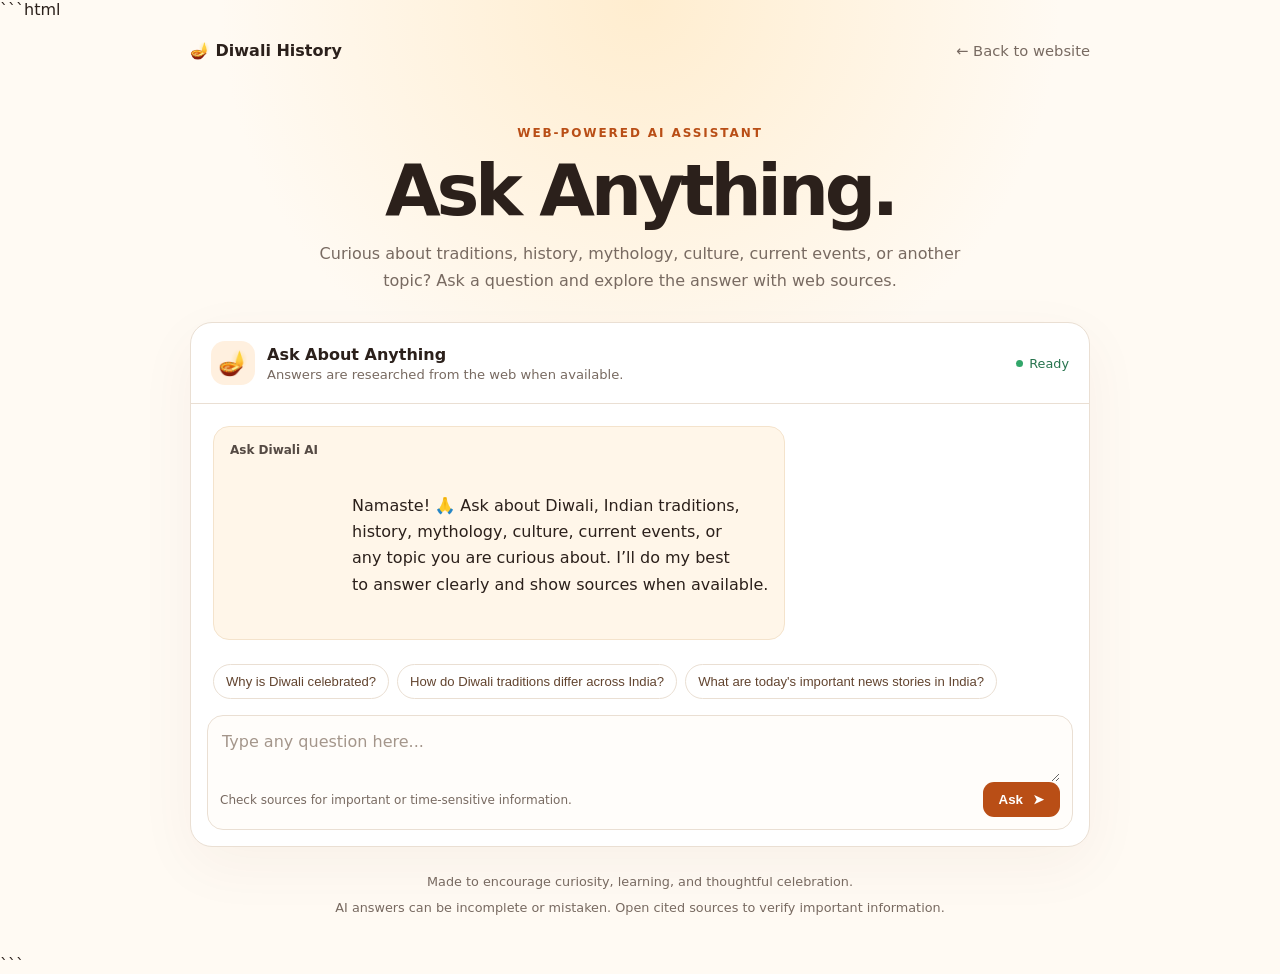
<file: frontend/ask-diwali.html>
```html
<!doctype html>
<html lang="en">
<head>
    <meta charset="utf-8">
    <meta name="viewport" content="width=device-width, initial-scale=1">
    <meta name="description" content="Ask questions about history, traditions, culture and current events.">

    <title>Ask Anything | Diwali History</title>

    <link rel="stylesheet" href="../css/ask-diwali.css">
</head>

<body>
    <main class="page">

        <header class="topbar">
            <a class="brand" href="../index.html">🪔 Diwali History</a>
            <a class="back-link" href="../index.html">← Back to website</a>
        </header>

        <section class="hero">
            <p class="eyebrow">WEB-POWERED AI ASSISTANT</p>
            <h1>Ask Anything.</h1>
            <p class="intro">
                Curious about traditions, history, mythology, culture,
                current events, or another topic? Ask a question and
                explore the answer with web sources.
            </p>
        </section>

        <section class="chat-card" aria-label="Ask Anything chat">

            <div class="chat-header">
                <div class="avatar">🪔</div>

                <div>
                    <h2>Ask About Anything</h2>
                    <p>Answers are researched from the web when available.</p>
                </div>

                <span class="status"><i></i> Ready</span>
            </div>

            <div id="messages" class="messages" aria-live="polite">
                <article class="message assistant">
                    <div class="message-label">Ask Diwali AI</div>
                    <p>
                        Namaste! 🙏 Ask about Diwali, Indian traditions,
                        history, mythology, culture, current events, or
                        any topic you are curious about. I’ll do my best
                        to answer clearly and show sources when available.
                    </p>
                </article>
            </div>

            <div class="suggestions">
                <button type="button" class="suggestion">
                    Why is Diwali celebrated?
                </button>

                <button type="button" class="suggestion">
                    How do Diwali traditions differ across India?
                </button>

                <button type="button" class="suggestion">
                    What are today's important news stories in India?
                </button>
            </div>

            <form id="ask-form" class="composer">
                <label class="sr-only" for="question">Your question</label>

                <textarea
                    id="question"
                    name="question"
                    rows="2"
                    maxlength="600"
                    placeholder="Type any question here..."
                    required
                ></textarea>

                <div class="composer-bottom">
                    <p>Check sources for important or time-sensitive information.</p>

                    <button id="send-button" type="submit">
                        <span>Ask</span>
                        <span aria-hidden="true">➤</span>
                    </button>
                </div>
            </form>

            <p id="error" class="error" role="alert" hidden></p>

        </section>

        <footer>
            <p>Made to encourage curiosity, learning, and thoughtful celebration.</p>
            <p>
                AI answers can be incomplete or mistaken.
                Open cited sources to verify important information.
            </p>
        </footer>

    </main>

    <script src="../js/ask-diwali.js"></script>
</body>
</html>
```
</file>
<file: css/ask-diwali.css>
:root{color-scheme:light;--ink:#2b201b;--muted:#786a61;--paper:#fffaf3;--card:#fff;--line:#eadfd3;--saffron:#b94e16;--dark:#84340f;--soft:#fff0df;--green:#26734d;font-family:Inter,ui-sans-serif,system-ui,-apple-system,"Segoe UI",sans-serif}
*{box-sizing:border-box}body{margin:0;color:var(--ink);background:radial-gradient(circle at top,#ffedcf 0,var(--paper) 420px);min-height:100vh}a{color:inherit}.page{width:min(900px,calc(100% - 32px));margin:auto;padding:22px 0 32px}.topbar{display:flex;justify-content:space-between;align-items:center;gap:12px}.brand{font-weight:800;text-decoration:none}.back-link{color:var(--muted);text-decoration:none;font-size:.92rem}.hero{text-align:center;padding:54px 12px 28px}.eyebrow{color:var(--saffron);font-weight:800;font-size:.75rem;letter-spacing:.16em}h1{font-size:clamp(2.5rem,7vw,4.5rem);letter-spacing:-.06em;line-height:1;margin:14px 0}.intro{max-width:650px;margin:auto;color:var(--muted);line-height:1.7}.chat-card{background:var(--card);border:1px solid var(--line);border-radius:22px;box-shadow:0 18px 60px #65350d0c;overflow:hidden}.chat-header{display:flex;align-items:center;gap:12px;padding:18px 20px;border-bottom:1px solid var(--line)}.avatar{display:grid;place-items:center;width:44px;height:44px;border-radius:14px;background:var(--soft);font-size:1.5rem}.chat-header h2{margin:0 0 3px;font-size:1rem}.chat-header p{margin:0;color:var(--muted);font-size:.82rem}.status{margin-left:auto;display:flex;align-items:center;gap:6px;color:var(--green);font-size:.8rem}.status i{width:7px;height:7px;background:#32a66a;border-radius:50%}.messages{display:flex;flex-direction:column;gap:16px;padding:22px;min-height:260px;max-height:600px;overflow-y:auto}.message{max-width:92%;border-radius:16px;padding:14px 16px;line-height:1.65;overflow-wrap:anywhere}.message p{margin:5px 0 0;white-space:pre-wrap}.message.assistant{align-self:flex-start;background:#fff6e9;border:1px solid #f4e3cc}.message.user{align-self:flex-end;background:#883c19;color:white}.message-label{font-size:.75rem;font-weight:800;opacity:.8}.sources{margin-top:14px;padding-top:12px;border-top:1px solid #e8d7c2}.sources h3{font-size:.84rem;margin:0 0 8px}.sources ol{margin:0;padding-left:20px}.sources li{margin:7px 0;font-size:.88rem}.sources a{color:#8a3b13;text-underline-offset:3px}.source-snippet{display:block;color:var(--muted);font-size:.8rem;margin-top:3px}.note{font-size:.82rem;color:var(--muted)}.suggestions{display:flex;gap:8px;flex-wrap:wrap;padding:0 22px 16px}.suggestion{border:1px solid var(--line);background:#fff;border-radius:999px;padding:9px 12px;color:#62442f;cursor:pointer;font-size:.82rem}.suggestion:hover{border-color:var(--saffron);background:var(--soft)}.composer{margin:0 16px 16px;padding:12px;border:1px solid var(--line);border-radius:16px;background:#fffdfa}textarea{width:100%;resize:vertical;border:0;outline:0;background:transparent;color:var(--ink);font:inherit;line-height:1.5;min-height:54px}textarea::placeholder{color:#a4968b}.composer-bottom{display:flex;align-items:center;justify-content:space-between;gap:12px}.composer-bottom p{color:var(--muted);font-size:.75rem;margin:0}#send-button{border:0;border-radius:11px;padding:10px 16px;background:var(--saffron);color:white;font-weight:750;cursor:pointer;display:flex;gap:10px;align-items:center}#send-button:hover{background:var(--dark)}#send-button:disabled{opacity:.55;cursor:wait}.error{margin:0 22px 18px;color:#a12920;background:#fff0ef;border-radius:10px;padding:10px 12px;font-size:.9rem}footer{text-align:center;color:var(--muted);font-size:.8rem;line-height:1.6;padding:20px 12px 0}footer p{margin:5px}.sr-only{position:absolute;width:1px;height:1px;padding:0;margin:-1px;overflow:hidden;clip:rect(0,0,0,0);white-space:nowrap;border:0}
@media(max-width:600px){.page{width:calc(100% - 20px);padding-top:15px}.hero{padding-top:40px}.chat-header{padding:14px}.chat-header p{max-width:210px;line-height:1.4}.messages{padding:14px}.suggestions{padding:0 14px 14px}.composer-bottom{align-items:flex-end}.composer-bottom p{max-width:65%}.message{max-width:100%}}
</file>
